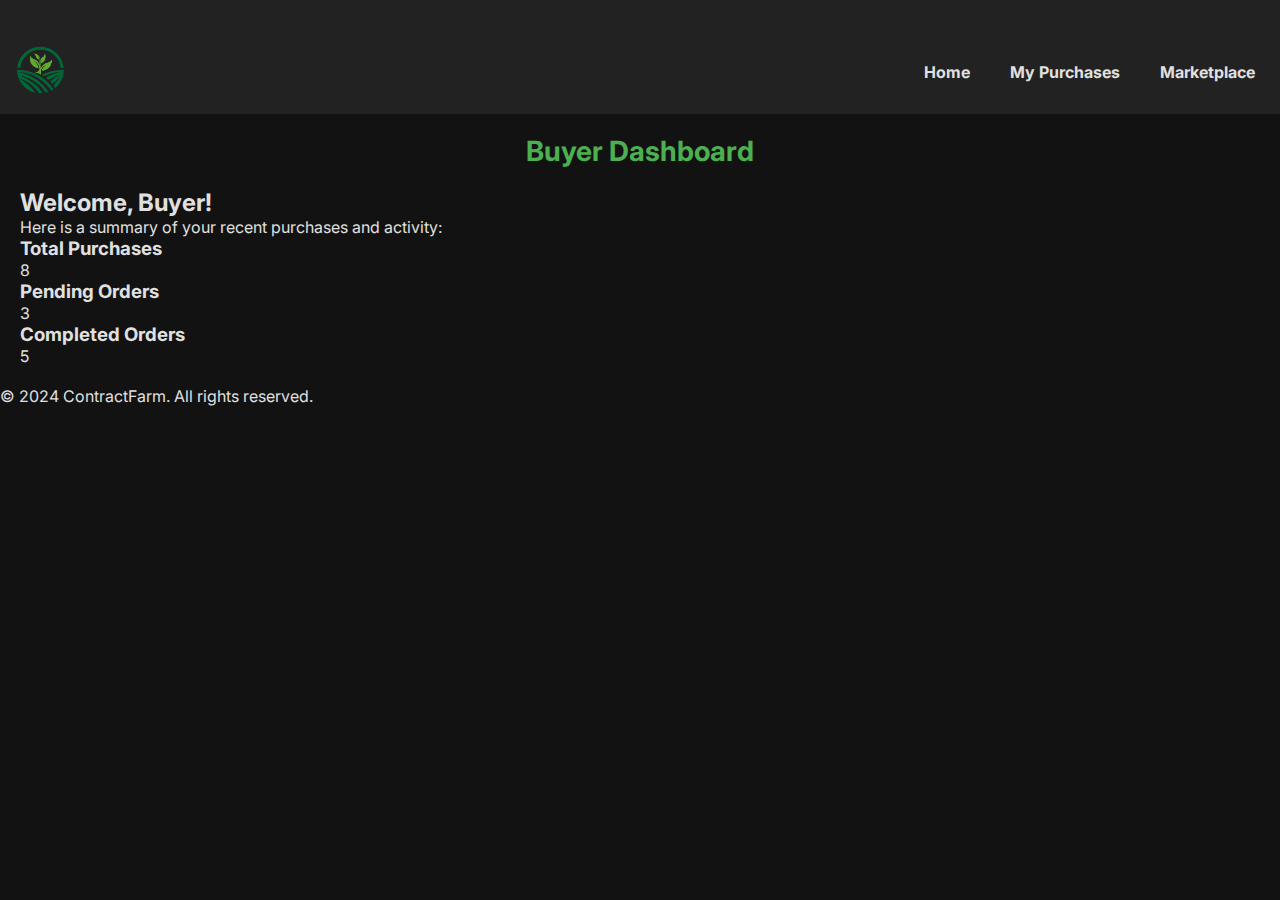
<file: assets/pages/buyer-dashboard.html>
<!DOCTYPE html>
<html lang="en">
  <head>
    <meta charset="UTF-8" />
    <meta name="viewport" content="width=device-width, initial-scale=1.0" />
    <title>Buyer Dashboard</title>
    <link
      rel="stylesheet"
      href="https://cdnjs.cloudflare.com/ajax/libs/font-awesome/6.6.0/css/all.min.css"
    />
    <link rel="stylesheet" href="../css/dashboard.css" />
  </head>

  <body>
    <nav class="navbar"></nav>

    <header>
      <div class="container-fluid">
        <nav class="navbar">
          <div class="logo">
            <a href="index.html"><img src="../images/logo.png" alt="logo" /></a>
          </div>
          <ul class="nav-links">
            <li><a href="/index.html">Home</a></li>
            <li><a href="./buyer-my-purchases.php">My Purchases</a></li>
            <li><a href="./buyer-new-purchases.php">Marketplace</a></li>
            <!-- <li><a href="./payment.html">Payment</a></li> -->
          </ul>
          <button class="toggle-menu" id="toggle-menu">
            <i class="fa-solid fa-bars"></i>
          </button>
        </nav>
      </div>
    </header>

    <main>
      <div class="content">
        <h1>Buyer Dashboard</h1>
        <h2>Welcome, Buyer!</h2>
        <p>Here is a summary of your recent purchases and activity:</p>
        <!-- Add dashboard widgets, graphs, etc. here -->
        <div class="dashboard-widgets">
          <div class="widget">
            <h3>Total Purchases</h3>
            <p>8</p>
          </div>
          <div class="widget">
            <h3>Pending Orders</h3>
            <p>3</p>
          </div>
          <div class="widget">
            <h3>Completed Orders</h3>
            <p>5</p>
          </div>
        </div>
      </div>
    </main>

    <!-- footer section starts here -->

    <footer>
      <div class="container-fluid">
        <p>© 2024 ContractFarm. All rights reserved.</p>
      </div>
    </footer>

    <!-- footer section ends here -->

    <script>
      document
        .getElementById("toggle-menu")
        .addEventListener("click", function () {
          const navLinks = document.querySelector(".nav-links");
          navLinks.classList.toggle("active");
        });
    </script>
  </body>
</html>
</file>
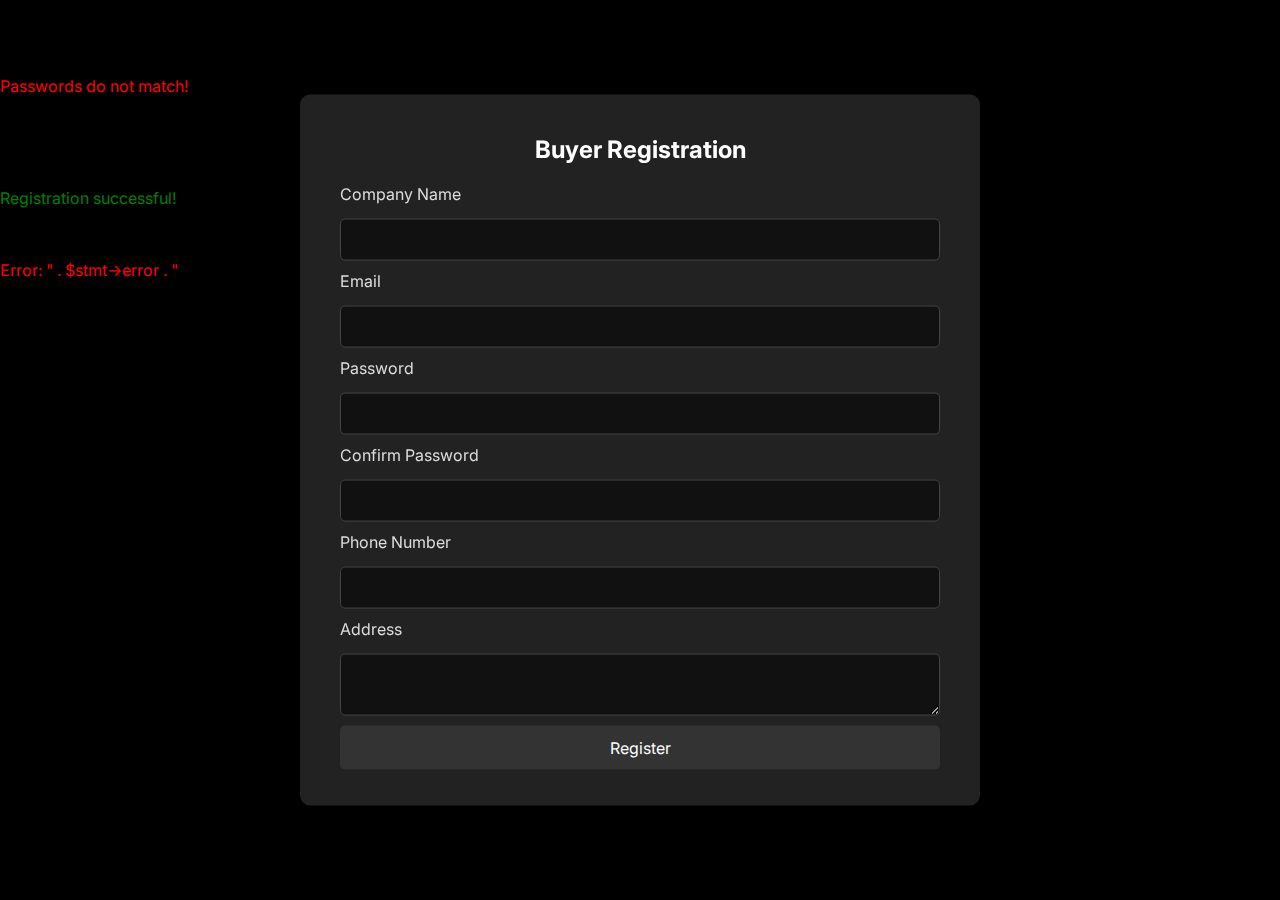
<file: assets/pages/buyer-registar.html>
<?php
session_start();

$servername = "localhost";
$username = "root";
$password = "";
$dbname = "farmingsystem";


$conn = new mysqli($servername, $username, $password, $dbname);


if ($conn->connect_error) {
    die("Connection failed: " . $conn->connect_error);
}

if ($_SERVER['REQUEST_METHOD'] == 'POST') {
    $company_name = $_POST['company-name'];
    $email = $_POST['email'];
    $password = $_POST['password'];
    $confirm_password = $_POST['confirm-password'];
    $phone = $_POST['phone'];
    $address = $_POST['address'];


    if ($password !== $confirm_password) {
        echo "<p style='color: red;'>Passwords do not match!</p>";
    } else {

        $hashed_password = password_hash($password, PASSWORD_DEFAULT);


        $sql = "INSERT INTO `buyer_registration` (`Company Name`, `Email`, `Password`, `Phone Number`, `Address`) VALUES (?, ?, ?, ?, ?)";
        $stmt = $conn->prepare($sql);
        $stmt->bind_param("sssss", $company_name, $email, $hashed_password, $phone, $address);

        if ($stmt->execute()) {
            echo "<p style='color: green;'>Registration successful!</p>";

            header("Location: login.php");

        } else {
            echo "<p style='color: red;'>Error: " . $stmt->error . "</p>";
        }


        $stmt->close();
    }
}

$conn->close();
?>

<!DOCTYPE html>
<html lang="en">

<head>
    <meta charset="UTF-8">
    <meta name="viewport" content="width=device-width, initial-scale=1.0">
    <title>Buyer Registration</title>
    <link rel="stylesheet" href="../css/registration.css">
</head>

<body>
    <div class="form-container">
        <h2>Buyer Registration</h2>
        <form id="buyerRegisterForm" action="" method="POST">
            <label for="company-name">Company Name</label>
            <input type="text" id="company-name" name="company-name" required>

            <label for="email">Email</label>
            <input type="email" id="email" name="email" required>

            <label for="password">Password</label>
            <input type="password" id="password" name="password" required>

            <label for="confirm-password">Confirm Password</label>
            <input type="password" id="confirm-password" name="confirm-password" required>

            <label for="phone">Phone Number</label>
            <input type="tel" id="phone" name="phone" required>

            <label for="address">Address</label>
            <textarea id="address" name="address" required></textarea>

            <button type="submit">Register</button>
        </form>
    </div>
</body>

</html>
</file>
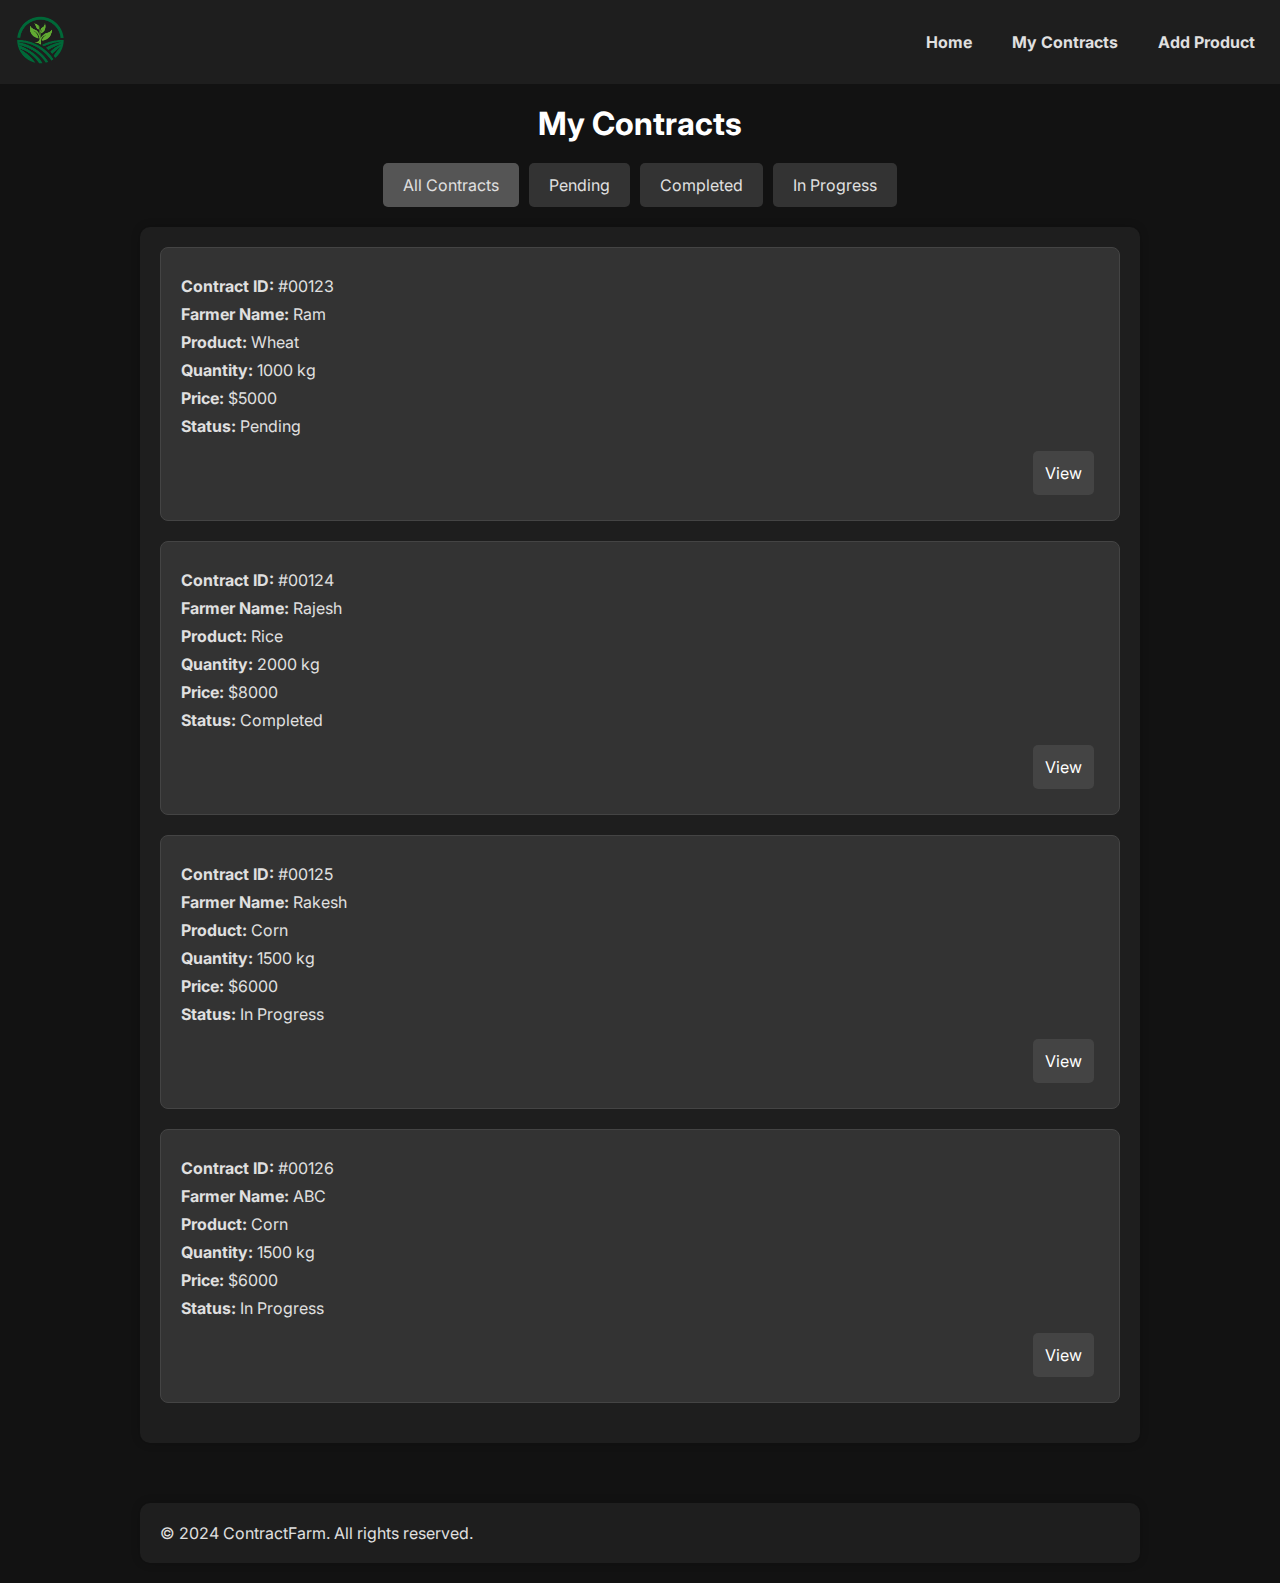
<file: assets/pages/contracts.html>
<!DOCTYPE html>
<html lang="en">
  <head>
    <meta charset="UTF-8" />
    <meta name="viewport" content="width=device-width, initial-scale=1.0" />
    <title>Contracts</title>
    <link rel="stylesheet" href="../css/contracts.css" />
  </head>

  <body>
    <header>
      <nav class="navbar">
        <div class="logo">
          <a href="index.html"><img src="../images/logo.png" alt="logo" /></a>
        </div>
        <ul class="nav-links">
          <li><a href="/index.html">Home</a></li>
          <li><a href="./farmer-my-contracts.html">My Contracts</a></li>
          <li><a href="./farmer-new-contracts.php">Add Product</a></li>
        </ul>
        <button class="toggle-menu" id="toggle-menu">
          <i class="fa-solid fa-bars"></i>
        </button>
      </nav>
    </header>

    <main>
      <section id="contracts">
        <h1>My Contracts</h1>
        <div class="tabs">
          <button class="tab-button active" data-target="all">
            All Contracts
          </button>
          <button class="tab-button" data-target="pending">Pending</button>
          <button class="tab-button" data-target="completed">Completed</button>
          <button class="tab-button" data-target="in-progress">
            In Progress
          </button>
        </div>
        <div class="container">
          <div class="tab-content">
            <div id="all" class="tab-pane active">
              <!-- All Contracts Tab Content -->
              <div class="contract-item">
                <div class="contract-details">
                  <p><strong>Contract ID:</strong> #00123</p>
                  <p><strong>Farmer Name:</strong> Ram</p>
                  <p><strong>Product:</strong> Wheat</p>
                  <p><strong>Quantity:</strong> 1000 kg</p>
                  <p><strong>Price:</strong> $5000</p>
                  <p><strong>Status:</strong> Pending</p>
                </div>
                <div class="contract-actions">
                  <button class="btn view-btn">View</button>
                </div>
              </div>

              <div class="contract-item">
                <div class="contract-details">
                  <p><strong>Contract ID:</strong> #00124</p>
                  <p><strong>Farmer Name:</strong> Rajesh</p>
                  <p><strong>Product:</strong> Rice</p>
                  <p><strong>Quantity:</strong> 2000 kg</p>
                  <p><strong>Price:</strong> $8000</p>
                  <p><strong>Status:</strong> Completed</p>
                </div>
                <div class="contract-actions">
                  <button class="btn view-btn">View</button>
                </div>
              </div>

              <div class="contract-item">
                <div class="contract-details">
                  <p><strong>Contract ID:</strong> #00125</p>
                  <p><strong>Farmer Name:</strong> Rakesh</p>
                  <p><strong>Product:</strong> Corn</p>
                  <p><strong>Quantity:</strong> 1500 kg</p>
                  <p><strong>Price:</strong> $6000</p>
                  <p><strong>Status:</strong> In Progress</p>
                </div>
                <div class="contract-actions">
                  <button class="btn view-btn">View</button>
                </div>
              </div>
              <div class="contract-item">
                <div class="contract-details">
                  <p><strong>Contract ID:</strong> #00126</p>
                  <p><strong>Farmer Name:</strong> ABC</p>
                  <p><strong>Product:</strong> Corn</p>
                  <p><strong>Quantity:</strong> 1500 kg</p>
                  <p><strong>Price:</strong> $6000</p>
                  <p><strong>Status:</strong> In Progress</p>
                </div>
                <div class="contract-actions">
                  <button class="btn view-btn">View</button>
                </div>
              </div>
            </div>
            <!-- Additional tabs content (pending, completed, in-progress) can be added here similarly -->
          </div>
        </div>
      </section>
    </main>

    <footer>
      <div class="container">
        <p>© 2024 ContractFarm. All rights reserved.</p>
      </div>
    </footer>

    <script>
      document.querySelectorAll(".tab-button").forEach((button) => {
        button.addEventListener("click", () => {
          const target = button.getAttribute("data-target");

          document
            .querySelectorAll(".tab-button")
            .forEach((btn) => btn.classList.remove("active"));
          button.classList.add("active");

          document.querySelectorAll(".tab-pane").forEach((pane) => {
            if (pane.id === target) {
              pane.classList.add("active");
            } else {
              pane.classList.remove("active");
            }
          });
        });
      });

      document
        .getElementById("toggle-menu")
        .addEventListener("click", function () {
          const navLinks = document.querySelector(".nav-links");
          navLinks.classList.toggle("active");
        });
    </script>
  </body>
</html>
</file>
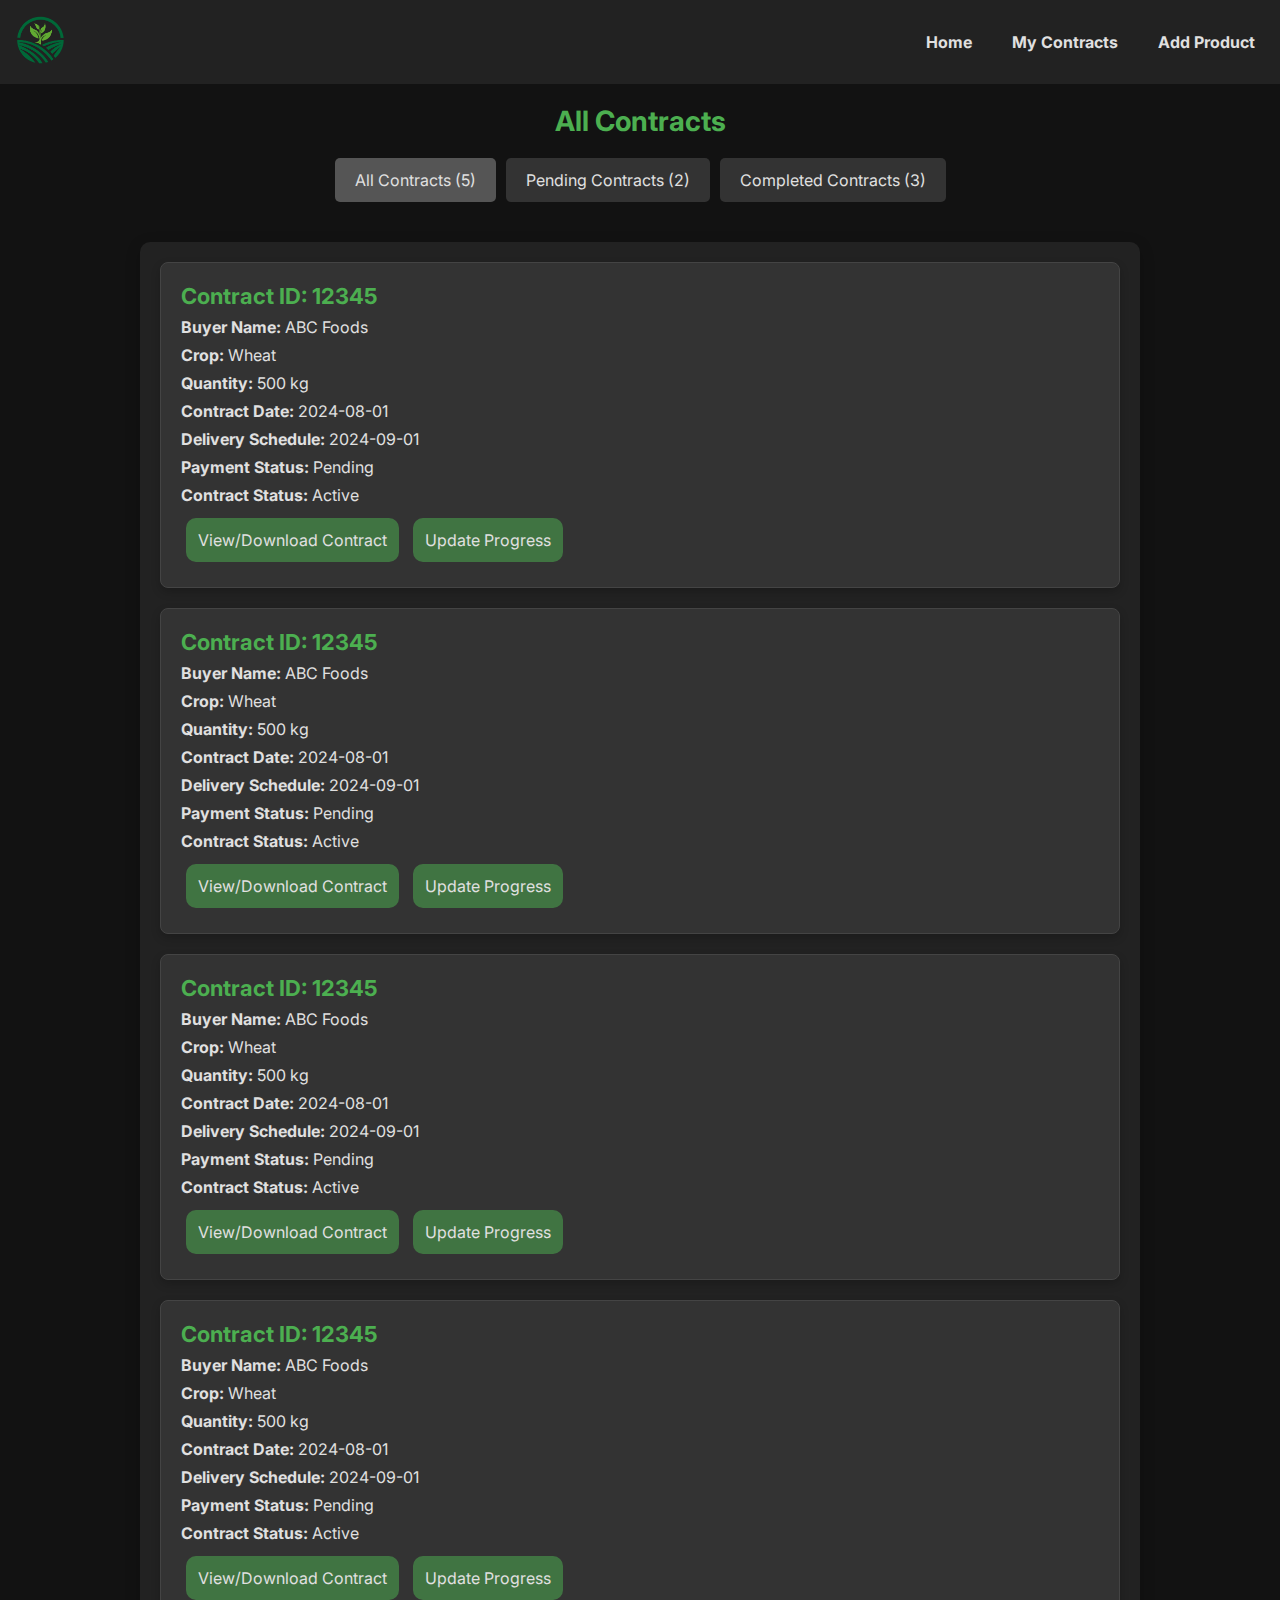
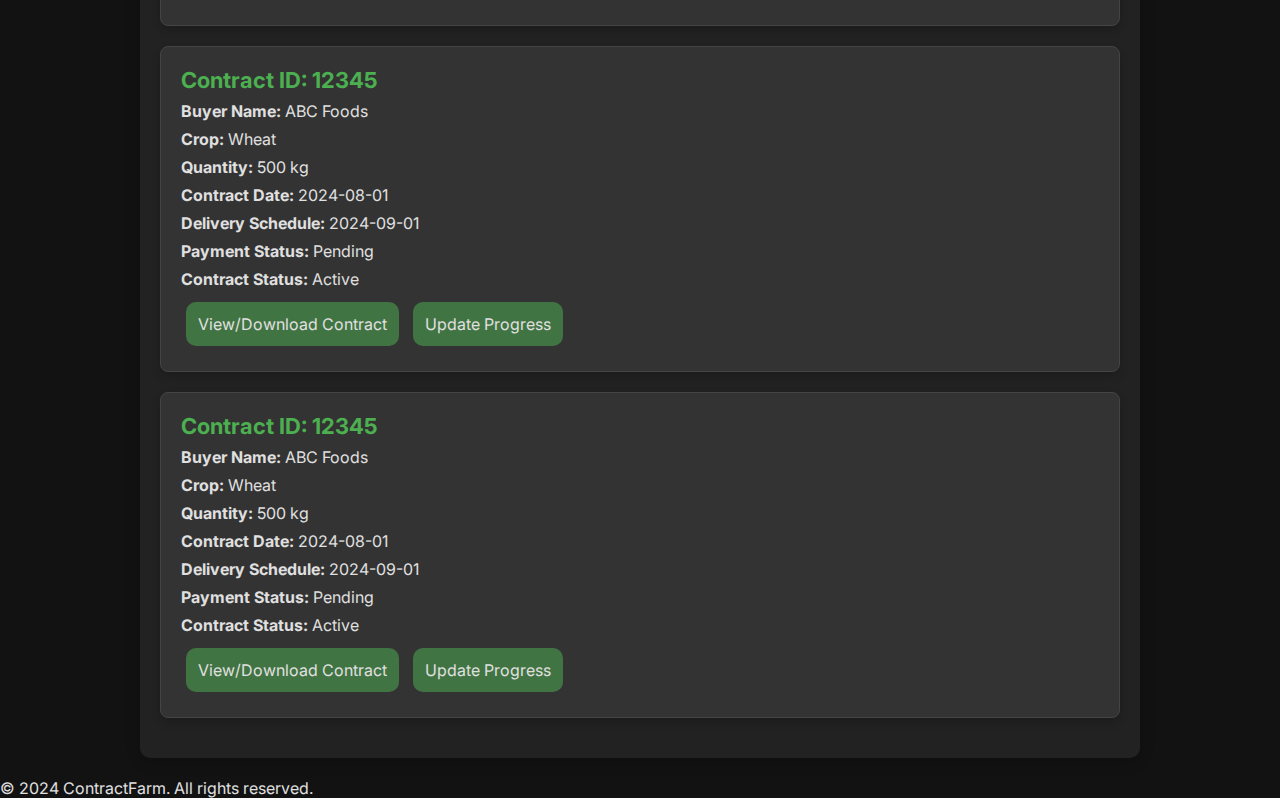
<file: assets/pages/farmer-dashboard.html>
<!DOCTYPE html>
<html lang="en">
  <head>
    <meta charset="UTF-8" />
    <meta name="viewport" content="width=device-width, initial-scale=1.0" />
    <title>Farmer Dashboard</title>
    <link
      rel="stylesheet"
      href="https://cdnjs.cloudflare.com/ajax/libs/font-awesome/6.6.0/css/all.min.css"
    />
    <link
      rel="stylesheet"
      href="https://fonts.googleapis.com/css2?family=Inter:wght@400;700&display=swap"
    />
    <link rel="stylesheet" href="../css/dashboard.css" />
  </head>
  <body>
    <header>
      <div class="container-fluid">
        <nav class="navbar">
          <div class="logo">
            <a href="index.html"><img src="../images/logo.png" alt="logo" /></a>
          </div>
          <ul class="nav-links">
            <li><a href="/index.html">Home</a></li>
            <li><a href="./farmer-my-contracts.html">My Contracts</a></li>
            <li><a href="./farmer-new-contracts.php">Add Product</a></li>
          </ul>
          <button class="toggle-menu" id="toggle-menu">
            <i class="fa-solid fa-bars"></i>
          </button>
        </nav>
      </div>
    </header>

    <main>
      <div class="tab-content">
        <h1>All Contracts</h1>
        <div class="tabs">
          <button class="tab-button active" onclick="showTab('all')">
            All Contracts (5)
          </button>
          <button class="tab-button" onclick="showTab('pending')">
            Pending Contracts (2)
          </button>
          <button class="tab-button" onclick="showTab('completed')">
            Completed Contracts (3)
          </button>
        </div>
        <div id="all" class="tab-pane active">
          <div class="container">
            <!-- Contract cards for all contracts -->
            <div class="contract-card">
              <h2>Contract ID: 12345</h2>
              <p><strong>Buyer Name:</strong> ABC Foods</p>
              <p><strong>Crop:</strong> Wheat</p>
              <p><strong>Quantity:</strong> 500 kg</p>
              <p><strong>Contract Date:</strong> 2024-08-01</p>
              <p><strong>Delivery Schedule:</strong> 2024-09-01</p>
              <p><strong>Payment Status:</strong> Pending</p>
              <p><strong>Contract Status:</strong> Active</p>
              <button class="btn">View/Download Contract</button>
              <button class="btn">Update Progress</button>
            </div>
            <div class="contract-card">
              <h2>Contract ID: 12345</h2>
              <p><strong>Buyer Name:</strong> ABC Foods</p>
              <p><strong>Crop:</strong> Wheat</p>
              <p><strong>Quantity:</strong> 500 kg</p>
              <p><strong>Contract Date:</strong> 2024-08-01</p>
              <p><strong>Delivery Schedule:</strong> 2024-09-01</p>
              <p><strong>Payment Status:</strong> Pending</p>
              <p><strong>Contract Status:</strong> Active</p>
              <button class="btn">View/Download Contract</button>
              <button class="btn">Update Progress</button>
            </div>
            <div class="contract-card">
              <h2>Contract ID: 12345</h2>
              <p><strong>Buyer Name:</strong> ABC Foods</p>
              <p><strong>Crop:</strong> Wheat</p>
              <p><strong>Quantity:</strong> 500 kg</p>
              <p><strong>Contract Date:</strong> 2024-08-01</p>
              <p><strong>Delivery Schedule:</strong> 2024-09-01</p>
              <p><strong>Payment Status:</strong> Pending</p>
              <p><strong>Contract Status:</strong> Active</p>
              <button class="btn">View/Download Contract</button>
              <button class="btn">Update Progress</button>
            </div>
            <div class="contract-card">
              <h2>Contract ID: 12345</h2>
              <p><strong>Buyer Name:</strong> ABC Foods</p>
              <p><strong>Crop:</strong> Wheat</p>
              <p><strong>Quantity:</strong> 500 kg</p>
              <p><strong>Contract Date:</strong> 2024-08-01</p>
              <p><strong>Delivery Schedule:</strong> 2024-09-01</p>
              <p><strong>Payment Status:</strong> Pending</p>
              <p><strong>Contract Status:</strong> Active</p>
              <button class="btn">View/Download Contract</button>
              <button class="btn">Update Progress</button>
            </div>
            <div class="contract-card">
              <h2>Contract ID: 12345</h2>
              <p><strong>Buyer Name:</strong> ABC Foods</p>
              <p><strong>Crop:</strong> Wheat</p>
              <p><strong>Quantity:</strong> 500 kg</p>
              <p><strong>Contract Date:</strong> 2024-08-01</p>
              <p><strong>Delivery Schedule:</strong> 2024-09-01</p>
              <p><strong>Payment Status:</strong> Pending</p>
              <p><strong>Contract Status:</strong> Active</p>
              <button class="btn">View/Download Contract</button>
              <button class="btn">Update Progress</button>
            </div>
            <div class="contract-card">
              <h2>Contract ID: 12345</h2>
              <p><strong>Buyer Name:</strong> ABC Foods</p>
              <p><strong>Crop:</strong> Wheat</p>
              <p><strong>Quantity:</strong> 500 kg</p>
              <p><strong>Contract Date:</strong> 2024-08-01</p>
              <p><strong>Delivery Schedule:</strong> 2024-09-01</p>
              <p><strong>Payment Status:</strong> Pending</p>
              <p><strong>Contract Status:</strong> Active</p>
              <button class="btn">View/Download Contract</button>
              <button class="btn">Update Progress</button>
            </div>
            <!-- Add more contract cards as needed -->
          </div>
        </div>
        <div id="pending" class="tab-pane">
          <div class="container">
            <h1>Pending Contracts</h1>
            <!-- Contract cards for pending contracts -->
            <div class="contract-card">
              <h2>Contract ID: 12345</h2>
              <p><strong>Buyer Name:</strong> ABC Foods</p>
              <p><strong>Crop:</strong> Wheat</p>
              <p><strong>Quantity:</strong> 500 kg</p>
              <p><strong>Contract Date:</strong> 2024-08-01</p>
              <p><strong>Delivery Schedule:</strong> 2024-09-01</p>
              <p><strong>Payment Status:</strong> Pending</p>
              <p><strong>Contract Status:</strong> Active</p>
              <button class="btn">View/Download Contract</button>
              <button class="btn">Update Progress</button>
            </div>
            <div class="contract-card">
              <h2>Contract ID: 12345</h2>
              <p><strong>Buyer Name:</strong> ABC Foods</p>
              <p><strong>Crop:</strong> Wheat</p>
              <p><strong>Quantity:</strong> 500 kg</p>
              <p><strong>Contract Date:</strong> 2024-08-01</p>
              <p><strong>Delivery Schedule:</strong> 2024-09-01</p>
              <p><strong>Payment Status:</strong> Pending</p>
              <p><strong>Contract Status:</strong> Active</p>
              <button class="btn">View/Download Contract</button>
              <button class="btn">Update Progress</button>
            </div>
            <!-- Add more contract cards as needed -->
          </div>
        </div>
        <div id="completed" class="tab-pane">
          <div class="container">
            <h1>Completed Contracts</h1>
            <!-- Contract cards for completed contracts -->
            <div class="contract-card">
              <h2>Contract ID: 12345</h2>
              <p><strong>Buyer Name:</strong> ABC Foods</p>
              <p><strong>Crop:</strong> Wheat</p>
              <p><strong>Quantity:</strong> 500 kg</p>
              <p><strong>Contract Date:</strong> 2024-08-01</p>
              <p><strong>Delivery Schedule:</strong> 2024-09-01</p>
              <p><strong>Payment Status:</strong> Pending</p>
              <p><strong>Contract Status:</strong> Active</p>
              <button class="btn">View/Download Contract</button>
              <button class="btn">Update Progress</button>
            </div>
            <div class="contract-card">
              <h2>Contract ID: 12345</h2>
              <p><strong>Buyer Name:</strong> ABC Foods</p>
              <p><strong>Crop:</strong> Wheat</p>
              <p><strong>Quantity:</strong> 500 kg</p>
              <p><strong>Contract Date:</strong> 2024-08-01</p>
              <p><strong>Delivery Schedule:</strong> 2024-09-01</p>
              <p><strong>Payment Status:</strong> Pending</p>
              <p><strong>Contract Status:</strong> Active</p>
              <button class="btn">View/Download Contract</button>
              <button class="btn">Update Progress</button>
            </div>
            <div class="contract-card">
              <h2>Contract ID: 12345</h2>
              <p><strong>Buyer Name:</strong> ABC Foods</p>
              <p><strong>Crop:</strong> Wheat</p>
              <p><strong>Quantity:</strong> 500 kg</p>
              <p><strong>Contract Date:</strong> 2024-08-01</p>
              <p><strong>Delivery Schedule:</strong> 2024-09-01</p>
              <p><strong>Payment Status:</strong> Pending</p>
              <p><strong>Contract Status:</strong> Active</p>
              <button class="btn">View/Download Contract</button>
              <button class="btn">Update Progress</button>
            </div>
            <!-- Add more contract cards as needed -->
          </div>
        </div>
      </div>
    </main>

    <footer>
      <div class="container-fluid">
        <p>© 2024 ContractFarm. All rights reserved.</p>
      </div>
    </footer>

    <script>
      document
        .getElementById("toggle-menu")
        .addEventListener("click", function () {
          const navLinks = document.querySelector(".nav-links");
          navLinks.classList.toggle("active");
        });

      function showTab(tabId) {
        const tabs = document.querySelectorAll(".tab-pane");
        tabs.forEach((tab) => {
          tab.style.display = "none";
          if (tab.id === tabId) {
            tab.style.display = "block";
          }
        });

        const buttons = document.querySelectorAll(".tab-button");
        buttons.forEach((button) => {
          button.classList.remove("active");
          if (button.textContent.trim().toLowerCase().includes(tabId)) {
            button.classList.add("active");
          }
        });
      }
    </script>
  </body>
</html>
</file>
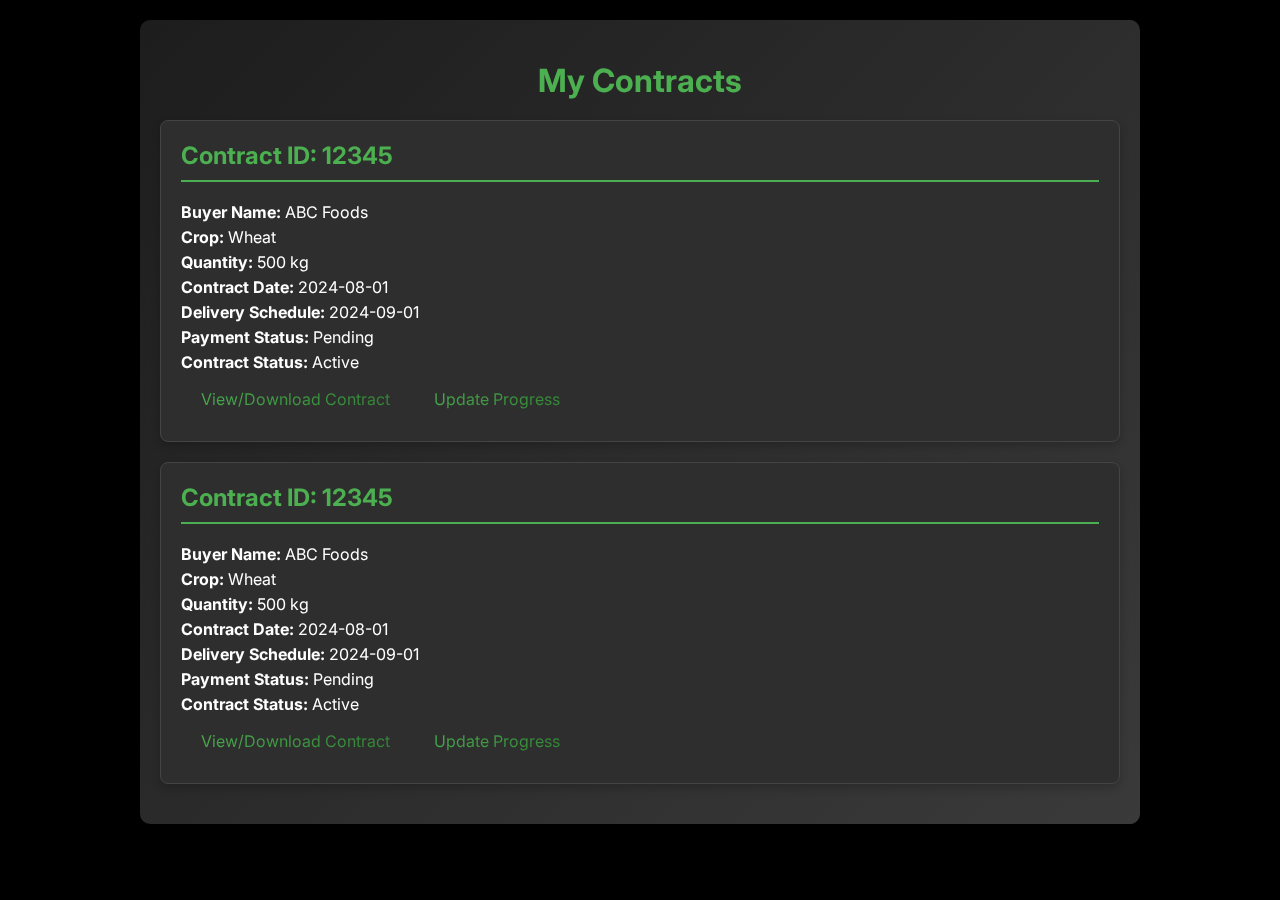
<file: assets/pages/farmer-my-contracts.html>
<!DOCTYPE html>
<html lang="en">
  <head>
    <meta charset="UTF-8" />
    <meta name="viewport" content="width=device-width, initial-scale=1.0" />
    <title>My Contracts</title>
    <link rel="stylesheet" href="../css/farmer-my-contracts.css" />
  </head>
  <body>
    <div class="container">
      <h1>My Contracts</h1>
      <div class="contract-card">
        <h2>Contract ID: 12345</h2>
        <p><strong>Buyer Name:</strong> ABC Foods</p>
        <p><strong>Crop:</strong> Wheat</p>
        <p><strong>Quantity:</strong> 500 kg</p>
        <p><strong>Contract Date:</strong> 2024-08-01</p>
        <p><strong>Delivery Schedule:</strong> 2024-09-01</p>
        <p><strong>Payment Status:</strong> Pending</p>
        <p><strong>Contract Status:</strong> Active</p>
        <button class="btn">View/Download Contract</button>
        <button class="btn">Update Progress</button>
      </div>
      <div class="contract-card">
        <h2>Contract ID: 12345</h2>
        <p><strong>Buyer Name:</strong> ABC Foods</p>
        <p><strong>Crop:</strong> Wheat</p>
        <p><strong>Quantity:</strong> 500 kg</p>
        <p><strong>Contract Date:</strong> 2024-08-01</p>
        <p><strong>Delivery Schedule:</strong> 2024-09-01</p>
        <p><strong>Payment Status:</strong> Pending</p>
        <p><strong>Contract Status:</strong> Active</p>
        <button class="btn">View/Download Contract</button>
        <button class="btn">Update Progress</button>
      </div>
    </div>
  </body>
</html>
</file>
<file: assets/css/dashboard.css>
@import url("https://fonts.googleapis.com/css2?family=Inter:wght@400;700&display=swap");

:root {
  --bg-color: #121212; /* Dark background color */
  --container-bg: #222; /* Solid background color for containers */
  --text-color: #e0e0e0; /* Light text color */
  --button-bg: #4caf5088; /* Green button background */
  --button-hover-bg: #388e3c; /* Darker green for button hover */
  --card-bg: #333; /* Dark card background */
  --card-border: #444; /* Border color for cards */
  --shadow-color: rgba(0, 0, 0, 0.2); /* Shadow color for elements */
  --heading-color: #4caf50; /* Green color for headings */
  --tab-bg: #333; /* Background color for tab buttons */
  --tab-active-bg: #555; /* Background color for active tab */
  --tab-hover-bg: #444; /* Background color for tab hover */
  --transition-speed: 0.3s; /* Transition speed */
}

* {
  box-sizing: border-box;
  font-family: "Inter", sans-serif;
  margin: 0;
  padding: 0;
  transition: all var(--transition-speed) ease;
}

body {
  background-color: var(--bg-color); /* Dark background */
  color: var(--text-color); /* Light text color */
}

header {
  position: sticky;
  top: 0;
  background-color: var(--container-bg);
  z-index: 1000;
}

.navbar {
  display: flex;
  justify-content: space-between;
  align-items: center;
  padding: 15px;
  background-color: var(--container-bg);
}

.navbar .logo img {
  width: 50px;
}

.navbar .nav-links {
  display: flex;
  gap: 20px;
}

.navbar .nav-links li {
  list-style: none;
}

.navbar .nav-links a {
  color: var(--text-color);
  text-decoration: none;
  padding: 10px;
  font-weight: 700;
  border-radius: 5px;
  transition: background-color var(--transition-speed),
    color var(--transition-speed);
}

.navbar .nav-links a:hover {
  background-color: #333;
  color: #fff;
}

.navbar .toggle-menu {
  display: none;
  background: none;
  border: none;
  cursor: pointer;
  padding: 10px;
}

.navbar .toggle-menu i {
  color: var(--text-color);
}

main {
  padding: 20px;
}

.tabs {
  display: flex;
  justify-content: center;
  margin-bottom: 20px;
}

.tab-button {
  background: var(--tab-bg);
  color: var(--text-color);
  border: none;
  padding: 12px 20px;
  margin: 0 5px;
  cursor: pointer;
  border-radius: 5px;
  font-size: 16px;
  transition: background var(--transition-speed), color var(--transition-speed);
}

.tab-button.active {
  background: var(--tab-active-bg);
}

.tab-button:hover {
  background: var(--tab-hover-bg);
}

.tab-content {
  display: flex;
  flex-direction: column;
  align-items: center;
}

.tab-pane {
  display: none;
  width: 100%;
}

.tab-pane.active {
  display: block;
}

.container {
  background-color: var(--container-bg); /* Solid background color */
  color: var(--text-color);
  width: 1000px;
  padding: 20px;
  border-radius: 10px;
  box-shadow: 0 4px 15px var(--shadow-color);
  max-width: 1000px;
  margin: 0 auto;
  margin-top: 20px;
}

h1 {
  text-align: center;
  color: var(--heading-color);
  margin-bottom: 20px;
  font-size: 28px;
}

.contract-card {
  background-color: var(--card-bg);
  border: 1px solid var(--card-border);
  padding: 20px;
  margin-bottom: 20px;
  border-radius: 8px;
  box-shadow: 0 4px 10px var(--shadow-color);
}

.contract-card h2 {
  margin-top: 0;
  font-size: 22px;
  color: var(--heading-color);
}

.contract-card p {
  margin: 8px 0;
}

.btn {
  padding: 12px;
  background-color: var(--button-bg);
  color: var(--text-color);
  border: none;
  border-radius: 10px;
  cursor: pointer;
  font-size: 16px;
  transition: background-color var(--transition-speed),
    transform var(--transition-speed);
  margin: 5px;
}

.btn:hover {
  background-color: var(--button-hover-bg);
  transform: scale(1.05); /* Slight scale effect on hover */
}

/* Media Queries */
@media (max-width: 1024px) {
  .container {
    width: 90%;
    padding: 15px;
  }

  .tab-button {
    font-size: 14px;
    padding: 10px 15px;
  }
}

@media (max-width: 768px) {
  .navbar .toggle-menu {
    display: block;
  }

  .navbar .nav-links {
    display: none;
    flex-direction: column;
    width: 100%;
    background-color: var(--container-bg);
  }

  .navbar .nav-links.active {
    display: flex;
  }

  .tab-button {
    padding: 10px 15px;
  }

  .container {
    width: 100%;
    padding: 10px;
  }
}

@media (max-width: 480px) {
  .contract-card {
    padding: 15px;
  }

  .btn {
    display: block;
    width: 100%;
    margin: 5px 0;
    padding: 10px;
    font-size: 14px;
  }
}
</file>
<file: assets/css/registration.css>
/* styles.css */
@import url("https://fonts.googleapis.com/css2?family=Inter:ital,opsz,wght@0,14..32,100..900;1,14..32,100..900&display=swap");

* {
  font-family: "inter" !important;
  transition: all 0.3s ease;
}

body {
  background-color: black;
  margin: 0;
  width: 100%;
}

.form-container {
  background-color: #222;
  color: white !important;
  padding: 20px 40px;
  border-radius: 10px;
  box-shadow: 0 0 10px rgba(0, 0, 0, 0.1);
  width: 100%;
  max-width: 600px;
  margin: 20px 0;
  margin: 0 auto;
  position: fixed;
  top: 50%;
  left: 50%;
  transform: translate(-50%, -50%);
}

h2 {
  text-align: center;
  margin-bottom: 20px;
}

form {
  display: flex;
  flex-direction: column;
}

label {
  margin-bottom: 5px;
  color: #ddd;
}

input,
textarea,
select {
  width: -webkit-fill-available !important;
  padding: 10px 20px;
  margin: 10px 0;
  color: white;
  border-radius: 5px;
  background-color: #111;
  outline: none;
  border: 1px solid #444;
  font-size: 16px;
  -webkit-appearance: none;
  -moz-appearance: none;
  text-indent: 1px;
  text-overflow: "";
}

button {
  padding: 12px;
  background-color: #333;
  color: white !important;
  border: none;
  border-radius: 5px;
  cursor: pointer;
  font-size: 16px;
  transition: all ease 0.5s;
}

button:hover {
  background-color: #111;
}

/* Media Queries */

@media (max-width: 768px) {
  .form-container {
    width: 90%;
    padding: 15px;
  }
}

@media (max-width: 480px) {
  .form-container {
    width: 95%;
    padding: 10px;
  }

  h2 {
    font-size: 18px;
  }

  input,
  textarea,
  select {
    font-size: 14px;
  }

  button {
    font-size: 14px;
  }
}

@media (max-width: 320px) {
  .form-container {
    width: 100%;
    padding: 5px;
  }

  h2 {
    font-size: 16px;
  }

  input,
  textarea,
  select {
    font-size: 12px;
  }

  button {
    font-size: 12px;
  }
}
</file>
<file: assets/css/contracts.css>
@import url("https://fonts.googleapis.com/css2?family=Inter:wght@400;700&display=swap");

* {
  box-sizing: border-box;
  font-family: "Inter", sans-serif;
  margin: 0;
  padding: 0;
  transition: all 0.3s ease;
}

body {
  background-color: #121212; /* Dark background */
  color: #e0e0e0; /* Light text color */
}

header {
  position: sticky;
  top: 0;
  background-color: #1e1e1e;
  z-index: 1000;
}

.navbar {
  display: flex;
  justify-content: space-between;
  align-items: center;
  padding: 15px;
  background-color: #1e1e1e;
}

.navbar .logo img {
  width: 50px;
}

.navbar .nav-links {
  display: flex;
  gap: 20px;
}

.navbar .nav-links li {
  list-style: none;
}

.navbar .nav-links a {
  color: #e0e0e0;
  text-decoration: none;
  padding: 10px;
  font-weight: 700;
}

.navbar .nav-links a:hover {
  background-color: #333;
  color: #fff;
}

.navbar .toggle-menu {
  display: none;
  background: none;
  border: none;
  cursor: pointer;
  padding: 10px;
}

.navbar .toggle-menu i {
  color: #e0e0e0;
}

main {
  padding: 20px;
}

.container {
  background-color: #1e1e1e; /* Dark background for container */
  color: #e0e0e0;
  width: 1000px;
  padding: 20px;
  border-radius: 10px;
  box-shadow: 0 0 10px rgba(0, 0, 0, 0.2);
  max-width: 1000px;
  margin: 20px auto;
}

h1 {
  text-align: center;
  color: #fff;
  margin-bottom: 20px;
}

.tabs {
  display: flex;
  justify-content: center;
  margin-bottom: 20px;
}

.tab-button {
  background: #333;
  color: #e0e0e0;
  border: none;
  padding: 12px 20px;
  margin: 0 5px;
  cursor: pointer;
  border-radius: 5px;
  font-size: 16px;
  transition: background 0.3s;
}

.tab-button.active {
  background: #555;
}

.tab-button:hover {
  background: #444;
}

.tab-content {
  display: flex;
  flex-direction: column;
  align-items: center;
}

.tab-pane {
  display: none;
  width: 100%;
}

.tab-pane.active {
  display: block;
}

.contract-item {
  background-color: #333;
  border: 1px solid #444;
  padding: 20px;
  border-radius: 8px;
  margin-bottom: 20px;
}

.contract-details p {
  margin: 8px 0;
}

.contract-actions {
  text-align: right;
  margin-top: 10px;
}

.btn {
  padding: 12px;
  background-color: #444;
  color: white;
  border: none;
  border-radius: 5px;
  cursor: pointer;
  font-size: 16px;
  transition: background 0.3s;
  margin: 5px;
}

.btn:hover {
  background-color: #333;
}

/* Responsive Design */

/* Tablets */
@media ;
</file>
<file: assets/css/farmer-my-contracts.css>
@import url("https://fonts.googleapis.com/css2?family=Inter:ital,opsz,wght@0,14..32,100..900;1,14..32,100..900&display=swap");

:root {
  --bg-color: #000; /* Dark background color */
  --container-bg: #1c1c1c; /* Slightly lighter dark background for container */
  --text-color: #fff; /* White text color */
  --card-bg: #2e2e2e; /* Slightly lighter background for cards */
  --btn-bg: #4a4a4a; /* Background color for buttons */
  --btn-hover-bg: #333; /* Darker background color for button hover */
  --shadow-color: rgba(0, 0, 0, 0.2); /* Shadow color for elements */
  --gradient-primary: linear-gradient(
    135deg,
    #1d1d1d,
    #3a3a3a
  ); /* Gradient for containers and sections een gradient for containers and sections */
  --gradient-secondary: linear-gradient(
    135deg,
    #4caf50,
    #2e7d32
  ); /* Gradient for button hover effects */
  --transition-speed: 0.3s; /* Transition speed */
  --heading-color: #4caf50; /* Color for headings */
  --heading-shadow: transparent; /* Shadow color for headings */
}

* {
  font-family: "Inter", sans-serif !important;
  transition: all var(--transition-speed) ease;
  box-sizing: border-box;
}

body {
  height: 100vh;
  width: 100%;
  margin: 0;
  background-color: var(--bg-color);
}

.container {
  background: var(--gradient-primary);
  color: var(--text-color);
  width: 1000px;
  padding: 20px;
  border-radius: 10px;
  box-shadow: 0 4px 15px var(--shadow-color);
  max-width: 1000px;
  margin: 0 auto;
  margin-top: 20px;
  position: fixed;
  top: 0;
  left: 50%;
  transform: translate(-50%, 0);
  animation: fadeInUp var(--transition-speed) ease-out;
}

h1 {
  text-align: center;
  color: var(--heading-color);
  margin-bottom: 20px;
  text-shadow: 1px 1px 5px var(--heading-shadow);
  animation: fadeIn var(--transition-speed) ease-out;
}

.contract-card {
  background: var(--card-bg);
  border: 1px solid #444;
  padding: 20px;
  margin-bottom: 20px;
  border-radius: 8px;
  box-shadow: 0 4px 10px var(--shadow-color);
  transition: transform var(--transition-speed) ease,
    box-shadow var(--transition-speed) ease;
  animation: fadeInUp var(--transition-speed) ease-out;
}

.contract-card:hover {
  transform: translateY(-5px);
  box-shadow: 0 8px 20px var(--shadow-color);
}

.contract-card h2 {
  color: var(--heading-color);
  margin-top: 0;
  padding-bottom: 10px;
  border-bottom: 2px solid var(--heading-color);
  text-shadow: 0 1px 3px var(--heading-shadow);
}

.contract-card p {
  margin: 5px 0;
  color: var(--text-color);
}

.btn {
  padding: 12px 20px;
  background: var(--btn-bg);
  color: var(--text-color);
  border: none;
  border-radius: 5px;
  cursor: pointer;
  font-size: 16px;
  transition: background var(--transition-speed) ease,
    transform var(--transition-speed) ease;
  background: var(--gradient-secondary);
  background-clip: text;
  -webkit-background-clip: text;
  color: transparent;
}

.btn:hover {
  background: white;
  background-clip: text;
  -webkit-background-clip: text;
  transform: scale(1.05);
}

/* Keyframe animations */
@keyframes fadeIn {
  from {
    opacity: 0;
    transform: translateY(-10px);
  }
  to {
    opacity: 1;
    transform: translateY(0);
  }
}

@keyframes fadeInUp {
  from {
    opacity: 0;
    transform: translateY(20px);
  }
  to {
    opacity: 1;
    transform: translateY(0);
  }
}

/* Media Queries */
@media (max-width: 768px) {
  .container {
    padding: 15px;
  }

  .btn {
    padding: 8px 12px;
    font-size: 14px;
  }
}

@media (max-width: 480px) {
  .contract-card {
    padding: 15px;
  }

  .btn {
    display: block;
    width: 100%;
    margin: 5px 0;
  }
}
</file>
